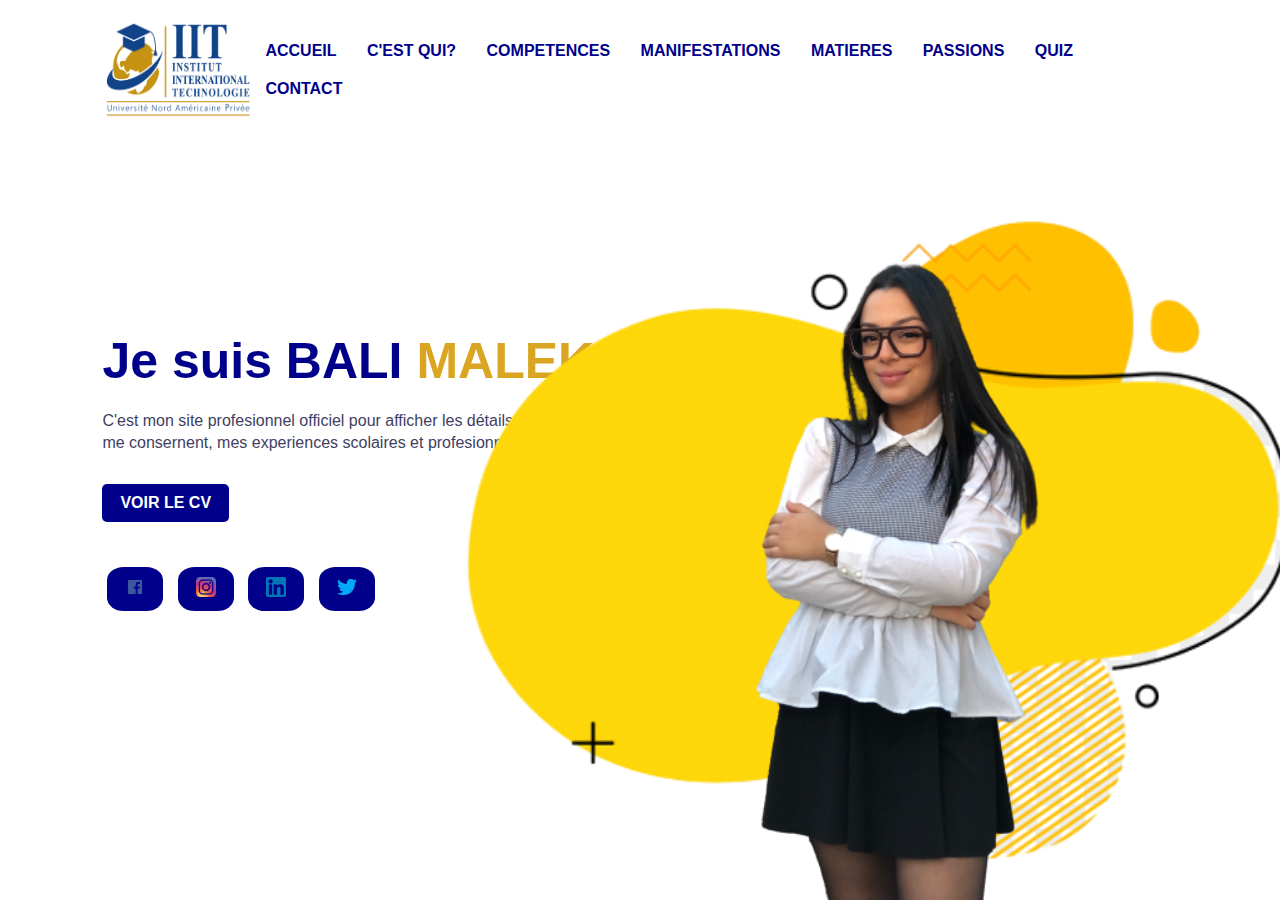
<file: index.html>
<!DOCTYPE html>
<html lang="en">
<head>
    <meta charset="UTF-8">
    <meta http-equiv="X-UA-Compatible" content="IE=edge">
    <meta name="viewport" content="width=device-width, initial-scale=1.0">
    <title>Personnal Website</title>
    <link rel="stylesheet" href="css/styles.css">
</head>
<body>
    <div class="hero">
        <nav>
            <img src="images/logoISB1-1.png" height="100" width="150" alt="">
            <ul>
                <li> <a href="index.html">ACCUEIL </a> </li>
                <li> <a href="html/C'EST QUI.html">C'EST QUI? </a> </li>
                <li> <a href="html/COMPETENCES.HTML">COMPETENCES </a> </li>
                <li> <a href="html/MANIFESTATIONS.html">MANIFESTATIONS </a> </li>
                <li> <a href="html/MATIERES.html">MATIERES </a> </li>
                <li> <a href="html/PASSIONS.html">PASSIONS </a> </li>
                <li> <a href="html/QUIZ.html">QUIZ </a> </li>
                <li> <a href="html/CONTACT.html">CONTACT</a> </li>
            </ul>
        </nav>
        <div class="detel">
            <h1> Je suis BALI <span> MALEK</span></h1>
            <p> 
                C'est mon site profesionnel officiel pour afficher les détails qui <br> me consernent, mes experiences scolaires et profesionnelles.
            </p>
        <a href="html/CV.html"> VOIR LE CV </a> <br>
        <footer>
            <nav>
                <ul>
                    <li> 
                        <a href="https://www.facebook.com/malek.bali.7"><img src="images/facebook.png" height="20" width="20"></a>
                   </li>
                   <li>
                    <a href="https://www.instagram.com/malek_bali/?hl=fr"> <img src="images/instagram.png" height="20" width="20"> </a>
                   </li>
                   <li>
                    <a href="https://www.linkedin.com/in/malek-bali-44a9871bb/"> <img src="images/linked in.png" height="20" width="20"> </a>
                   </li>
                   <li>
                    <a href=https://twitter.com/MalekBali5> <img src="images/tweeter.png" height="20" width="20"> </a>
                   </li>
                </ul>    
            </nav>
            

        </footer>

    </div>
    <div class="images">
        <img src="images/shape.png" class="shape">
        <img src="images/malek3.png" class="me">
    </div>
    
</body>
</html>
</file>
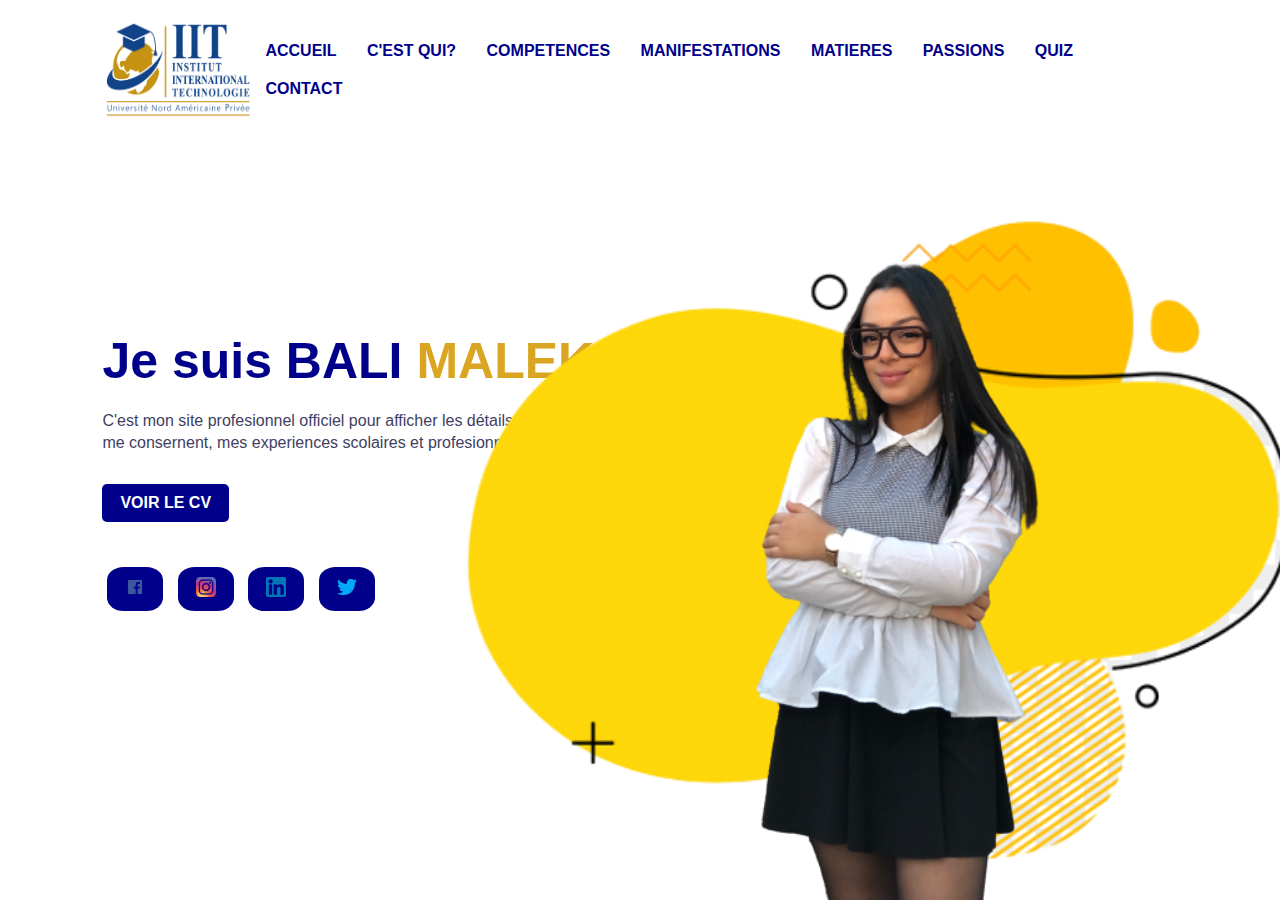
<file: html/index.html>
<!DOCTYPE html>
<html lang="en">
<head>
    <meta charset="UTF-8">
    <meta http-equiv="X-UA-Compatible" content="IE=edge">
    <meta name="viewport" content="width=device-width, initial-scale=1.0">
    <title>Personnal Website</title>
    <link rel="stylesheet" href="../css/styles.css">
</head>
<body>
    <div class="hero">
        <nav>
            <img src="../images/logoISB1-1.png" height="100" width="150" alt="">
            <ul>
                <li> <a href="index.html">ACCUEIL </a> </li>
                <li> <a href="C'EST QUI.html">C'EST QUI? </a> </li>
                <li> <a href="COMPETENCES.HTML">COMPETENCES </a> </li>
                <li> <a href="MANIFESTATIONS.html">MANIFESTATIONS </a> </li>
                <li> <a href="MATIERES.html">MATIERES </a> </li>
                <li> <a href="PASSIONS.html">PASSIONS </a> </li>
                <li> <a href="QUIZ.html">QUIZ </a> </li>
                <li> <a href="CONTACT.html">CONTACT</a> </li>
            </ul>
        </nav>
        <div class="detel">
            <h1> Je suis BALI <span> MALEK</span></h1>
            <p> 
                C'est mon site profesionnel officiel pour afficher les détails qui <br> me consernent, mes experiences scolaires et profesionnelles.
            </p>
        <a href="CV.html"> VOIR LE CV </a> <br>
        <footer>
            <nav>
                <ul>
                    <li> 
                        <a href="https://www.facebook.com/malek.bali.7"><img src="../images/facebook.png" height="20" width="20"></a>
                   </li>
                   <li>
                    <a href="https://www.instagram.com/malek_bali/?hl=fr"> <img src="../images/instagram.png" height="20" width="20"> </a>
                   </li>
                   <li>
                    <a href="https://www.linkedin.com/in/malek-bali-44a9871bb/"> <img src="../images/linked in.png" height="20" width="20"> </a>
                   </li>
                   <li>
                    <a href=https://twitter.com/MalekBali5> <img src="../images/tweeter.png" height="20" width="20"> </a>
                   </li>
                </ul>    
            </nav>
            

        </footer>

    </div>
    <div class="images">
        <img src="../images/shape.png" class="shape">
        <img src="../images/malek3.png" class="me">
    </div>
    
</body>
</html>
</file>
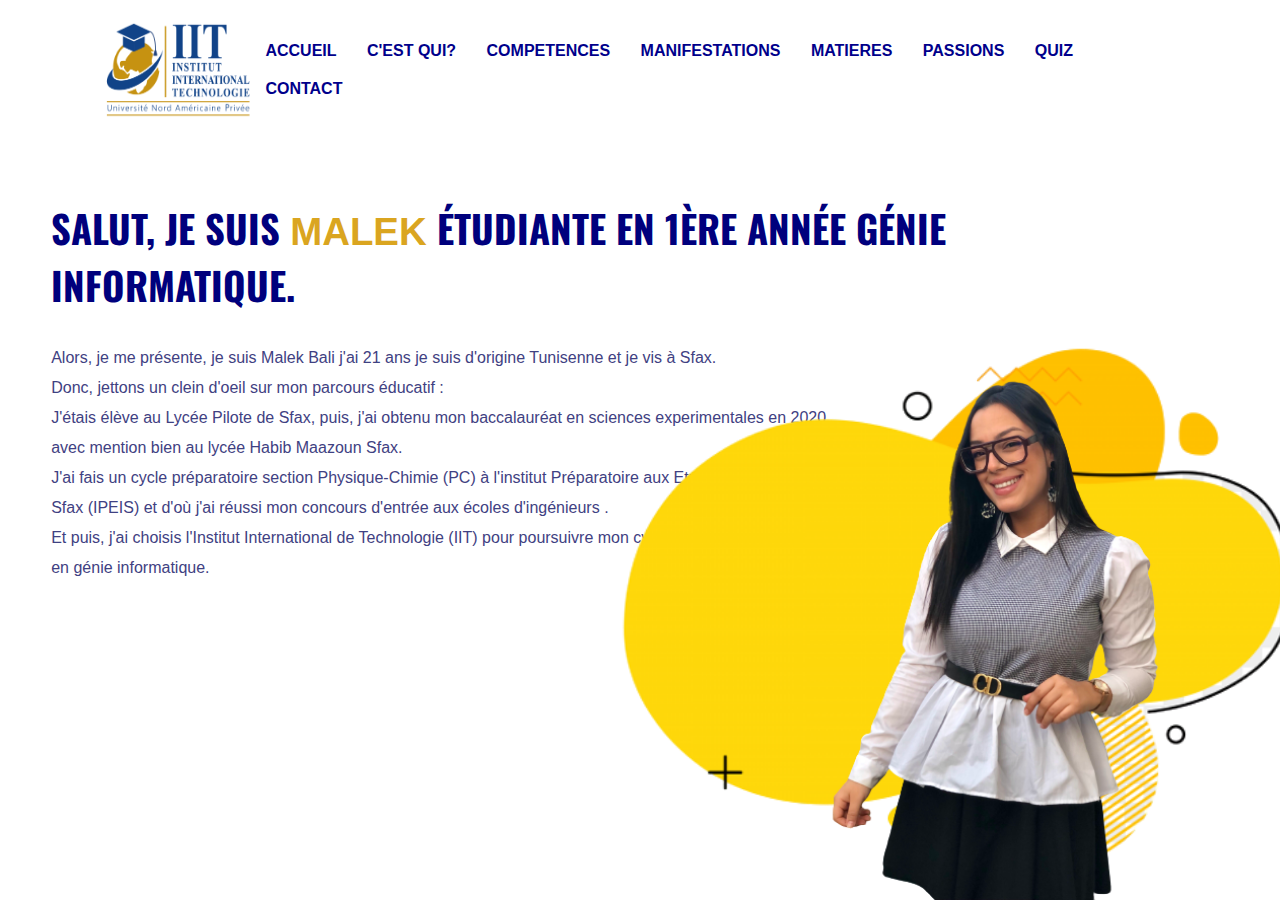
<file: html/C'EST QUI.html>
<!DOCTYPE html>
<html lang="en">
<head>
    <meta charset="UTF-8">
    <meta http-equiv="X-UA-Compatible" content="IE=edge">
    <meta name="viewport" content="width=device-width, initial-scale=1.0">
    <title>c'est qui</title>
    <link rel="stylesheet" href="../css/c'est qui.css">
</head>
<body>
    <div class="hero">
     <nav>
        <img src="../images/logoISB1-1.png" height="100" width="150" alt="">
        <ul>
            <li> <a href="../index.html">ACCUEIL </a> </li>
            <li> <a href="C'EST QUI.html">C'EST QUI? </a> </li>
            <li> <a href="COMPETENCES.HTML">COMPETENCES </a> </li>
            <li> <a href="MANIFESTATIONS.html">MANIFESTATIONS </a> </li>
            <li> <a href="MATIERES.html">MATIERES </a> </li>
            <li> <a href="PASSIONS.html">PASSIONS </a> </li>
            <li> <a href="QUIZ.html">QUIZ </a> </li>
            <li> <a href="CONTACT.html">CONTACT</a> </li>
        </ul>
     </nav>
    
     <section class="page-content">
        <header>
            <h1>
               Salut,  je suis <span>  MALEK </span>étudiante en 1ère année génie informatique.
            </h1>
            <p1> 
                Alors, je me présente, je suis Malek Bali j'ai 21 ans je suis d'origine Tunisenne et je vis à Sfax.<br> 
                Donc, jettons un clein d'oeil sur  mon parcours éducatif :<br> J'étais élève au Lycée Pilote de Sfax, puis, j'ai obtenu mon baccalauréat en sciences experimentales en 2020 <br> avec mention bien au lycée Habib Maazoun Sfax. <br>
                J'ai fais un cycle préparatoire section Physique-Chimie (PC) à l'institut Préparatoire aux Etudes d'Ingénieurs<br> Sfax (IPEIS) et d'où j'ai réussi mon concours d'entrée aux écoles d'ingénieurs . <br> Et puis, j'ai choisis l'Institut International de Technologie (IIT) pour poursuivre mon cycle d'ingénieur <br> en génie informatique.
             </p1>
        </header>
     </section>
    </div>
    <div class="images">
        <img src="../images/shape.png" class="shape">
        <img src="../images/malek4.png" class="me">
    </div>
    
</body>
</html>
</file>
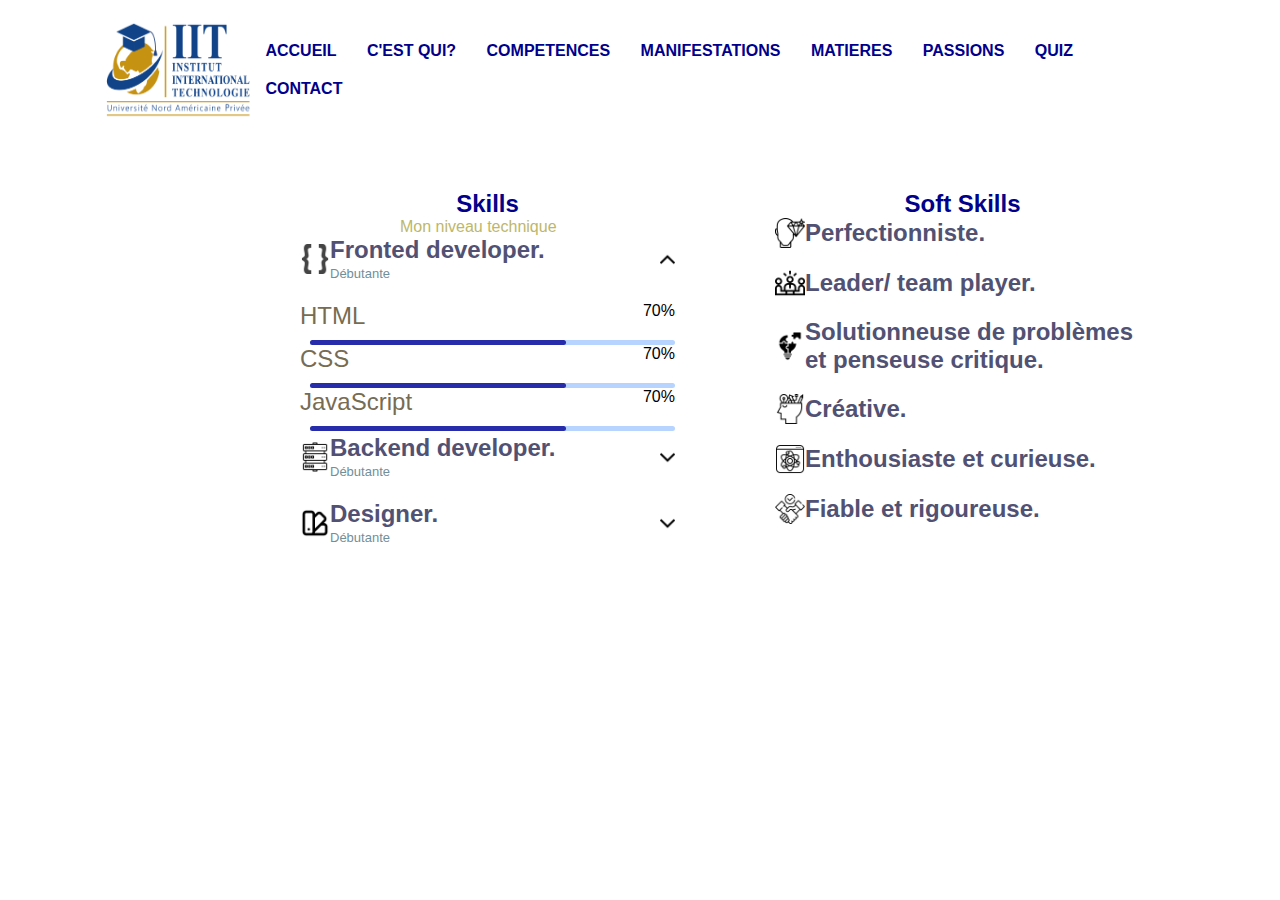
<file: html/COMPETENCES.HTML>
<!DOCTYPE html>
<html lang="en">
<head>
    <meta charset="UTF-8">
    <meta http-equiv="X-UA-Compatible" content="IE=edge">
    <meta name="viewport" content="width=device-width, initial-scale=1.0">
    <title>COMPETENCES</title>
    <link rel="stylesheet" href="https://cdnjs.cloudflare.com/ajax/libs/font-awesome/4.7.0/css/font-awesome.css" integrity="sha512-5A8nwdMOWrSz20fDsjczgUidUBR8liPYU+WymTZP1lmY9G6Oc7HlZv156XqnsgNUzTyMefFTcsFH/tnJE/+xBg==" crossorigin="anonymous" referrerpolicy="no-referrer" />
    <link rel="stylesheet" href="../css/COMPETENCES.CSS">

   

</head>
<body>
    <div class="hero">
        <nav>
            <img src="../images/logoISB1-1.png" height="100" width="150" alt="">
            <ul>
                <li> <a href="../index.html">ACCUEIL </a> </li>
                <li> <a href="C'EST QUI.html">C'EST QUI? </a> </li>
                <li> <a href="COMPETENCES.HTML">COMPETENCES </a> </li>
                <li> <a href="MANIFESTATIONS.html">MANIFESTATIONS </a> </li>
                <li> <a href="MATIERES.html">MATIERES </a> </li>
                <li> <a href="PASSIONS.html">PASSIONS </a> </li>
                <li> <a href="QUIZ.html">QUIZ </a> </li>
                <li> <a href="CONTACT.html">CONTACT</a> </li>
            </ul>
        </nav>
        <section class="skills section" id="skills">
            <ul>
                <li>
                    <h2 class="section__title">Skills</h2>
                    <span class="section__subtitle"> Mon niveau technique</span>
                    <div class="skills__container container grid">
                        <div>
                            <div class="skills_content skills__open">
                                <div class="skills_header">
                                    <img class="skills__icon" src="../images/bracket curly.png" height="30" weight="30">
        
                                    <div>
                                        <h1 class="skills_title">Fronted developer.</h1>
                                        <span class="skills_subtitle">Débutante</span> 
                                    </div>
                                    <img class="skills__arrow" src="../images/angle_down.png"height="15" weight="15">
                                </div>
                                <div class="skills__list grid">
                                   <div class="skills__data">
                                     <div class="skills__title">
                                        <h3 class="skills__name">HTML</h3>
                                        <span class="skills__number">70%</span>
                                     </div>
                                     <div class="skills__bar">
                                        <span class="skills__percentage skills__html"></span>
                                     </div>
                                    </div> 
                                    <div class="skills__data">
                                        <div class="skills__title">
                                           <h3 class="skills__name">CSS</h3>
                                           <span class="skills__number">70%</span>
                                        </div>
                                        <div class="skills__bar">
                                           <span class="skills__percentage skills__css"></span>
                                        </div>
                                    </div> 
                                    <div class="skills__data">
                                        <div class="skills__title">
                                           <h3 class="skills__name">JavaScript</h3>
                                           <span class="skills__number">70%</span>
                                        </div>
                                        <div class="skills__bar">
                                           <span class="skills__percentage skills__js"></span>
                                        </div>
                                    </div> 
        
                                </div>
                            </div>
        
                            <div class="skills_content skills__close">
                                <div class="skills_header">
                                    <img class="skills__icon" src="../images/server.png" height="30" weight="30">
        
                                    <div>
                                        <h1 class="skills_title"> Backend developer.</h1>
                                        <span class="skills_subtitle">Débutante</span> 
                                    </div>
                                    <img class=" skills__arrow" src="../images/angle_down.png"height="15" weight="15">
                                </div>
                                <div class="skills__list grid">
                                   <div class="skills__data">
                                     <div class="skills__title">
                                        <h3 class="skills__name">PYTHON</h3>
                                        <span class="skills__number">80%</span>
                                     </div>
                                     <div class="skills__bar">
                                        <span class="skills__percentage skills__python"></span>
                                     </div>
                                    </div> 
                                    <div class="skills__data">
                                        <div class="skills__title">
                                           <h3 class="skills__name">#C</h3>
                                           <span class="skills__number">80%</span>
                                        </div>
                                        <div class="skills__bar">
                                           <span class="skills__percentage skills__c"></span>
                                        </div>
                                    </div> 
                                    <div class="skills__data">
                                        <div class="skills__title">
                                           <h3 class="skills__name">MySQL</h3>
                                           <span class="skills__number">70%</span>
                                        </div>
                                        <div class="skills__bar">
                                           <span class="skills__percentage skills__sql"></span>
                                        </div>
                                    </div> 
        
                                </div>
                            </div>
        
                            <div class="skills_content skills__close">
                                <div class="skills_header">
                                    <img class="skills__icon" src="../images/swatchbook.png" height="30" weight="30">
        
                                    <div>
                                        <h1 class="skills_title">Designer.</h1>
                                        <span class="skills_subtitle">Débutante</span> 
                                    </div>
                                    <img class=" skills__arrow" src="../images/angle_down.png"height="15" weight="15">
                                </div>
                                <div class="skills__list grid">
                                   <div class="skills__data">
                                     <div class="skills__title">
                                        <h3 class="skills__name">Lightroom</h3>
                                        <span class="skills__number">70%</span>
                                     </div>
                                     <div class="skills__bar">
                                        <span class="skills__percentage skills__lightroom"></span>
                                     </div>
                                    </div> 
                                    <div class="skills__data">
                                        <div class="skills__title">
                                           <h3 class="skills__name">Photoshop</h3>
                                           <span class="skills__number">20%</span>
                                        </div>
                                        <div class="skills__bar">
                                           <span class="skills__percentage skills__photoshop"></span>
                                        </div>
                                    </div> 
                                    <div class="skills__data">
                                        <div class="skills__title">
                                           <h3 class="skills__name">Sketch</h3>
                                           <span class="skills__number">20%</span>
                                        </div>
                                        <div class="skills__bar">
                                           <span class="skills__percentage skills__sketch"></span>
                                        </div>
                                    </div> 
        
                                </div>
                            </div>
        
                        </div>
                    </div>
                </li>
                <li>
                    <h2 class="section__title"> Soft Skills</h2>
                    
                    <div class="skills__container container grid">
                        <div>
                            <div class="skills_content skills__open">
                                <div class="skills_header">
                                    <img class="skills__icon" src="../images/perfectionniste.png" height="30" weight="30">
        
                                    <div>
                                        <h1 class="skills_title">Perfectionniste.</h1>
                                    
                                    </div>
                                </div>
                            </div>
        
                            <div class="skills_content skills__close">
                                <div class="skills_header">
                                    <img class="skills__icon" src="../images/teamwork.png" height="30" weight="30">
        
                                    <div>
                                        <h1 class="skills_title"> Leader/ team player.</h1>
                                    </div>
                                </div>
                            </div>
        
                            <div class="skills_content skills__close">
                                <div class="skills_header">
                                    <img class="skills__icon" src="../images/solution.png" height="30" weight="30">
        
                                    <div>
                                        <h1 class="skills_title">Solutionneuse de problèmes et penseuse critique.</h1>
                                    </div>
                                </div>
                            </div>

                            <div class="skills_content skills__close">
                                <div class="skills_header">
                                    <img class="skills__icon" src="../images/créative.png" height="30" weight="30">
        
                                    <div>
                                        <h1 class="skills_title">Créative.</h1>
                                    </div>
                                </div>
                            </div>
                            <div class="skills_content skills__close">
                                <div class="skills_header">
                                    <img class="skills__icon" src="../images/dynamique.png" height="30" weight="30">
        
                                    <div>
                                        <h1 class="skills_title"> Enthousiaste et curieuse.</h1>
                                    </div>
                                </div>
                            </div>
                            <div class="skills_content skills__close">
                                <div class="skills_header">
                                    <img class="skills__icon" src="../images/fiabilité.png" height="30" weight="30">
        
                                    <div>
                                        <h1 class="skills_title">Fiable et rigoureuse.</h1>
                                    </div>
                                </div>
                            </div>


                        </div>
                    </div>

                </li>
            </ul>
        </section>
        
    </div>
    
    



</body>
<script type="text/javascript" src="../base.js"></script>

</html>
</file>
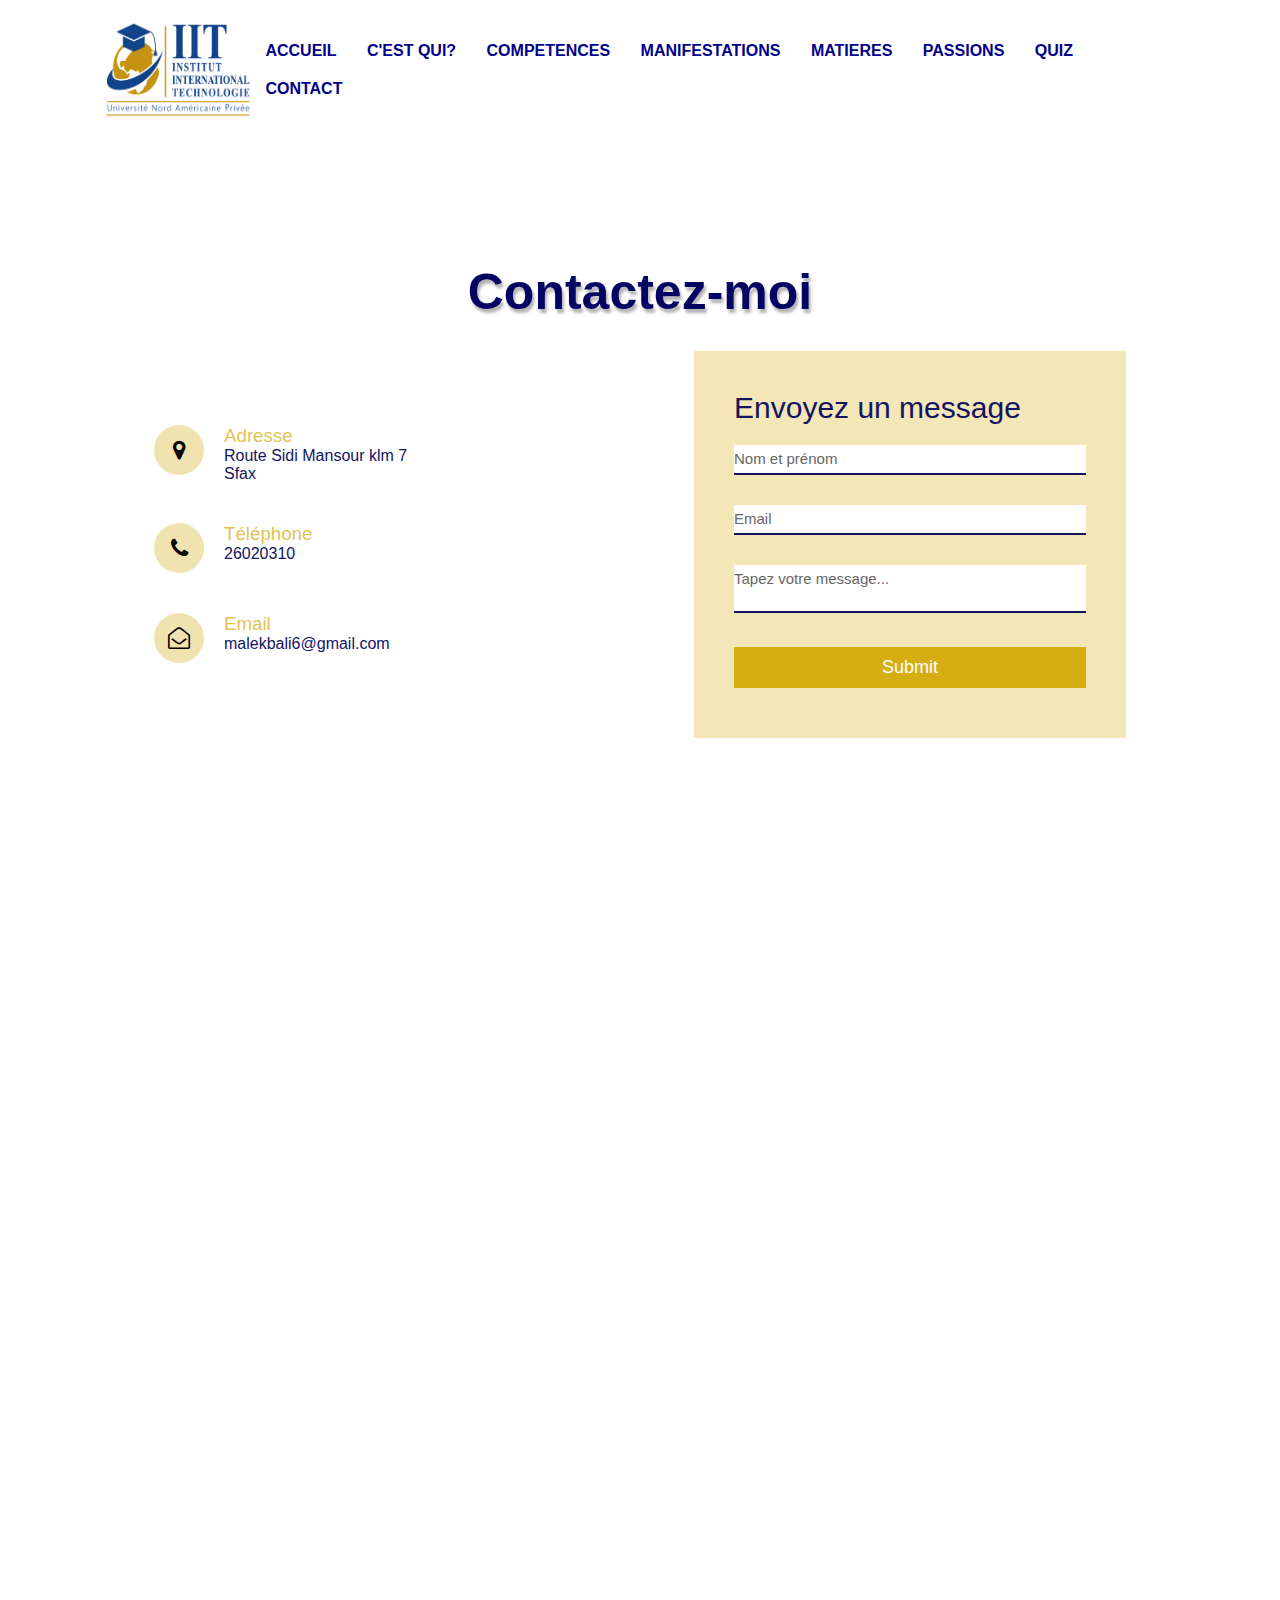
<file: html/CONTACT.html>
<!DOCTYPE html>
<html lang="en">
<head>
    <meta charset="UTF-8">
    <meta http-equiv="X-UA-Compatible" content="IE=edge">
    <meta name="viewport" content="width=device-width, initial-scale=1.0">
    <title>CONTACT</title>
    <link rel="stylesheet" href="https://cdnjs.cloudflare.com/ajax/libs/font-awesome/4.7.0/css/font-awesome.css" integrity="sha512-5A8nwdMOWrSz20fDsjczgUidUBR8liPYU+WymTZP1lmY9G6Oc7HlZv156XqnsgNUzTyMefFTcsFH/tnJE/+xBg==" crossorigin="anonymous" referrerpolicy="no-referrer" />   
    <link rel="stylesheet" href="../css/contact.css">
</head>
<body>
    <div class="hero">
        <nav>
            <img src="../images/logoISB1-1.png" height="100" width="150" alt="">
            <ul>
                <li> <a href="../index.html">ACCUEIL </a> </li>
                <li> <a href="C'EST QUI.html">C'EST QUI? </a> </li>
                <li> <a href="COMPETENCES.HTML">COMPETENCES </a> </li>
                <li> <a href="MANIFESTATIONS.html">MANIFESTATIONS </a> </li>
                <li> <a href="MATIERES.html">MATIERES </a> </li>
                <li> <a href="PASSIONS.html">PASSIONS </a> </li>
                <li> <a href="QUIZ.html">QUIZ </a> </li>
                <li> <a href="CONTACT.html">CONTACT</a> </li>
            </ul>
        </nav>
        <section class="contact">
            <div class="content">
                <h2> Contactez-moi</h2>
            </div>
            <div class="container">
                <div class="contactInfo">
                    <div class="box">
                        <div class="icon"><i class="fa fa-map-marker" aria-hidden="true"></i>
                        </div>
                        <div class="text">
                            <h3> Adresse</h3>
                            <p>Route Sidi Mansour klm 7 <br> Sfax </p>
                        </div>
                    </div>
                    <div class="box">
                        <div class="icon"><i class="fa fa-phone" aria-hidden="tue"></i>
                        </div>
                        <div class="text">
                            <h3> Téléphone</h3>
                            <p>26020310 </p>
                        </div>
                    </div>
                    <div class="box">
                        <div class="icon"><i class="fa fa-envelope-open-o" aria-hidden="true"></i>
                        </div>
                        <div class="text">
                            <h3> Email</h3>
                            <p> malekbali6@gmail.com</p>
                        </div>
                    </div>
                </div>
                <div class="contactForm">
                    <form>
                        <h2> Envoyez un message</h2>
                        <div class="inputBox">
                            <input type="text" name="" required="required">
                            <span> Nom et prénom</span>
                        </div>
                        <div class="inputBox">
                            <input type="text" name="" required="required">
                            <span> Email</span>
                        </div>
                        <div class="inputBox">
                            <textarea required="required"></textarea>
                            <span> Tapez votre message... </span>
                        </div>
                        <div class="inputBox">
                            <input type="submit" name="" required="Envoyer">
                        </div>
                    </form>
                </div>
            </div>
        </section>
    </div>
    
 </body>
</html>
</file>
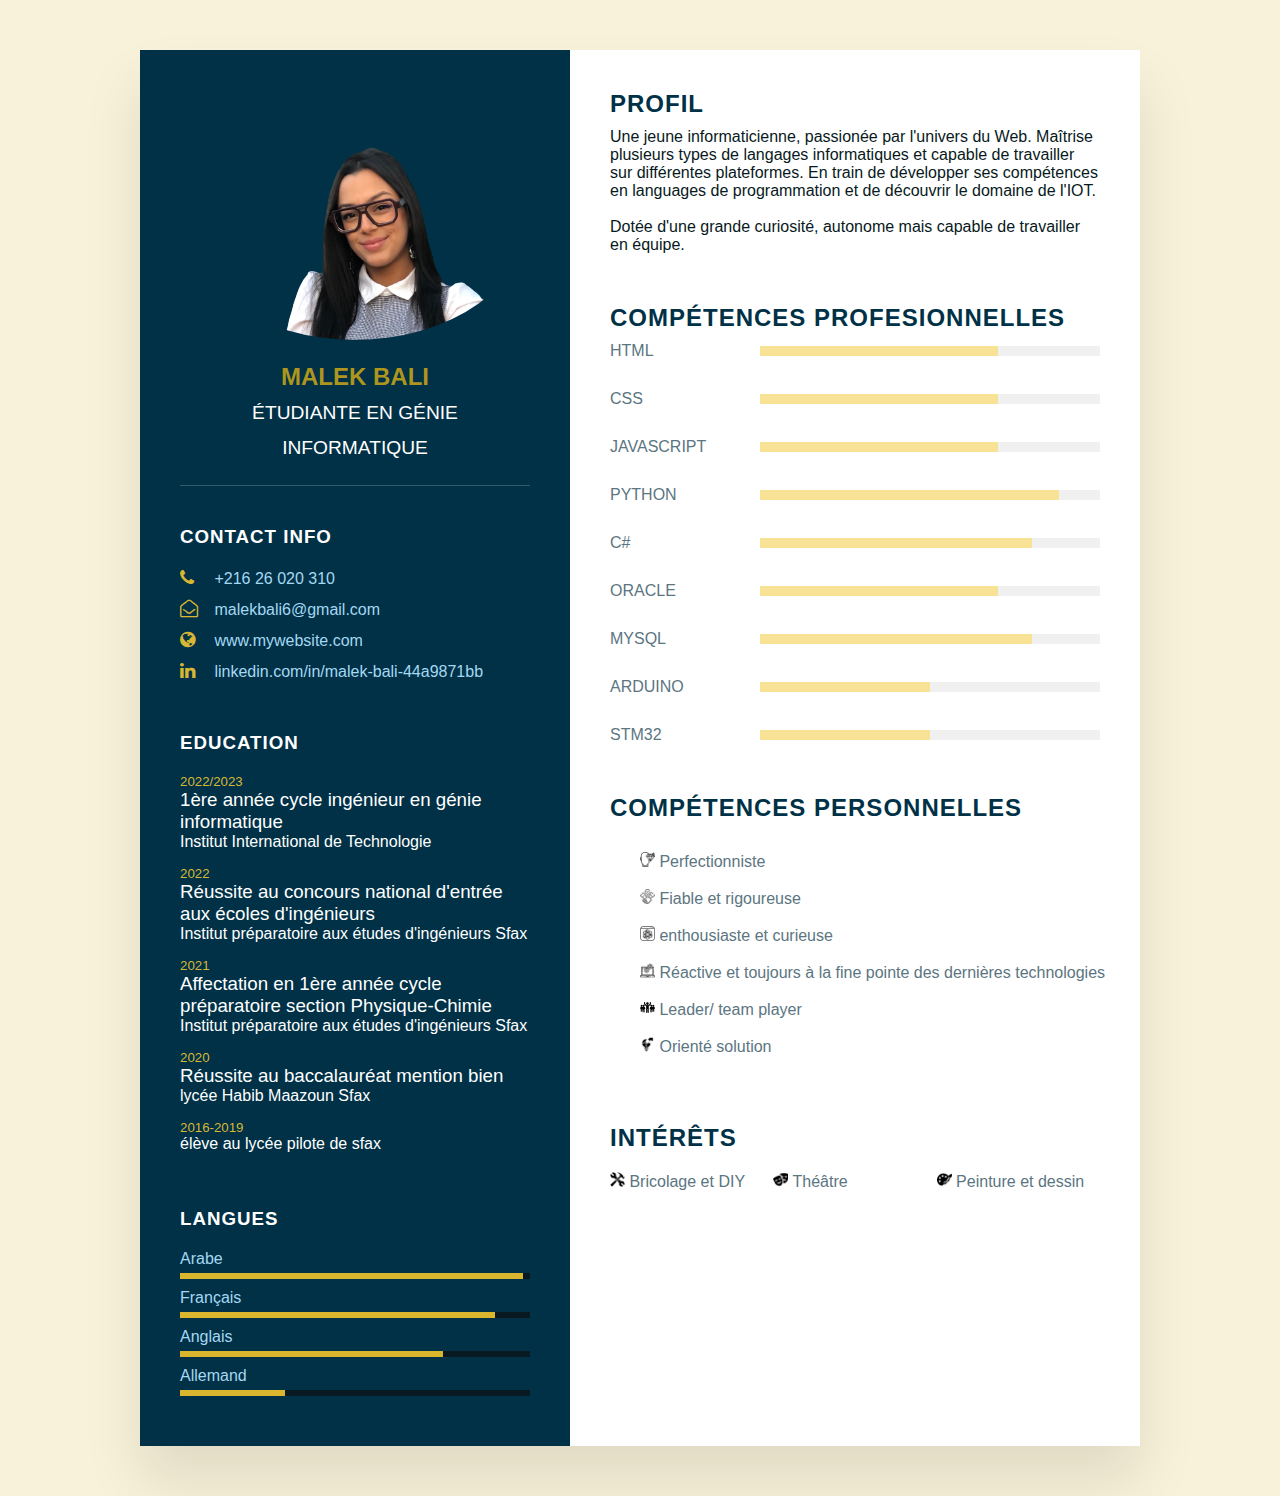
<file: html/CV.html>
<!DOCTYPE html>
<html lang="en">
<head>
    <meta charset="UTF-8">
    <meta http-equiv="X-UA-Compatible" content="IE=edge">
    <meta name="viewport" content="width=device-width, initial-scale=1.0">
    <title>cv</title>
    <link rel="stylesheet" href="https://cdnjs.cloudflare.com/ajax/libs/font-awesome/4.7.0/css/font-awesome.css" integrity="sha512-5A8nwdMOWrSz20fDsjczgUidUBR8liPYU+WymTZP1lmY9G6Oc7HlZv156XqnsgNUzTyMefFTcsFH/tnJE/+xBg==" crossorigin="anonymous" referrerpolicy="no-referrer" />
    <link rel="stylesheet" href="../css/cv.css">
</head>
<body>
    <div class="context">
        <div class="left_side">
            <div class="profiletext">
                <div class="imgBx">
                    <img src="../images/malek1 (1).png">
                 </div>
                 <h2>Malek Bali <br> <span> étudiante en génie informatique</span></h2> 
            </div>
            <div class="contactinfo">
                <h3 class="title"> Contact info</h3>
                <ul>
                    <li>
                        <span class="icon"><i class="fa fa-phone" aria-hidden="true"></i>
                        </span>
                        <span class="text">+216 26 020 310</span>
                    </li>
                    <li>
                        <span class="icon"><i class="fa fa-envelope-open-o" aria-hidden="true"></i> </span>
                        <span class="text">malekbali6@gmail.com</span>
                    </li>
                    <li>
                        <span class="icon"><i class="fa fa-globe" aria-hidden="true"></i></span>
                        <span class="text">www.mywebsite.com</span>
                    </li>
                    <li>
                        <span class="icon"> <i class="fa fa-linkedin" aria-hidden="true"></i></span>
                        <span class="text">linkedin.com/in/malek-bali-44a9871bb</span>
                    </li>  
                </ul>
            </div>



            <div class="contactinfo education">
                <h3 class="title"> Education</h3>
                <ul>
                    <li>
                        <h5> 2022/2023 </h5>
                        <h3> 1ère année cycle ingénieur en génie informatique</h3>
                        <h4> Institut International de Technologie</h4>
                    </li> 
                    <li>
                        <h5> 2022 </h5>
                        <h3> Réussite au concours national d'entrée aux écoles d'ingénieurs</h3>
                        <h4> Institut préparatoire aux études d'ingénieurs Sfax</h4>
                    </li> 
                    <li>
                        <h5> 2021 </h5>
                        <h3> Affectation en 1ère année cycle préparatoire section Physique-Chimie</h3>
                        <h4> Institut préparatoire aux études d'ingénieurs Sfax</h4>
                    </li> 
                    <li>
                        <h5> 2020 </h5>
                        <h3> Réussite au baccalauréat mention bien</h3>
                        <h4> lycée Habib Maazoun Sfax</h4>
                    </li>  
                    <li>
                        <h5> 2016-2019 </h5>
                        <h4> élève au lycée pilote de sfax</h4>
                    </li>  
                </ul>
            </div>
            <div class="contactinfo langue">
                <h3 class="title"> Langues</h3>
                <ul>
                    <li>
                        <span class="text"> Arabe</span>
                        <span class="pourcent">
                            <div style="width: 98%;"></div>
                        </span>
                        
                    </li>
                    <li>
                        <span class="text"> Français</span>
                        <span class="pourcent">
                            <div style="width: 90%;"></div>
                        </span>
                    </li>
                    <li>
                        <span class="text"> Anglais</span>
                        <span class="pourcent">
                            <div style="width: 75%;"></div>
                        </span>
                    </li>
                    <li>
                        <span class="text"> Allemand </span>
                        <span class="pourcent">
                            <div style="width: 30%;"></div>
                        </span>
                    </li>
                </ul>
            </div>
        </div>

        <div class="right_side">
            <div class="about">
                <h2 class="titre2">Profil</h2>
                <p>Une jeune informaticienne, passionée par l'univers du Web. Maîtrise plusieurs types de langages informatiques et capable de travailler sur différentes plateformes. En train de développer ses compétences en languages de programmation et de découvrir le domaine de l'IOT. <br> <br> Dotée d'une grande curiosité, autonome mais capable de travailler en équipe.</p>
            </div>
            <div class="about skills">
                <h2 class="titre2">Compétences profesionnelles</h2>
                <div class="box">
                    <h4>Html</h4>
                    <div class="pourcent">
                        <div style="width: 70%;"></div>
                    </div>
                </div>
                <div class="box">
                    <h4>css</h4>
                    <div class="pourcent">
                        <div style="width: 70%;"></div>
                    </div>
                </div>
                <div class="box">
                    <h4>Javascript</h4>
                    <div class="pourcent">
                        <div style="width: 70%;"></div>
                    </div>
                </div>
                <div class="box">
                    <h4>Python</h4>
                    <div class="pourcent">
                        <div style="width: 88%;"></div>
                    </div>
                </div>
                <div class="box">
                    <h4>C#</h4>
                    <div class="pourcent">
                        <div style="width: 80%;"></div>
                    </div>
                </div>
                <div class="box">
                    <h4>Oracle</h4>
                    <div class="pourcent">
                        <div style="width: 70%;"></div>
                    </div>
                </div>
                <div class="box">
                    <h4>MySQL</h4>
                    <div class="pourcent">
                        <div style="width: 80%;"></div>
                    </div>
                </div>
                <div class="box">
                    <h4>ARDUINO</h4>
                    <div class="pourcent">
                        <div style="width: 50%;"></div>
                    </div>
                </div>
                <div class="box">
                    <h4>STM32</h4>
                    <div class="pourcent">
                        <div style="width: 50%;"></div>
                    </div>
                </div>
            </div>
            <div class="about soft_skills ">
                <h2 class="titre2">Compétences personnelles</h2>
                <ul>
                    <li><img src="../images/perfectionniste.png"height="15" weight="15">  Perfectionniste <br> <br> </li>
                    <li><img src="../images/fiabilité.png" height="15" weight="15">   Fiable et rigoureuse<br> <br></li>
                    <li><img src="../images/dynamique.png" height="15" weight="15">   enthousiaste et curieuse<br> <br> </li>
                    <li><img src="../images/technologies.png" height="15" weight="15">    Réactive et toujours à la fine pointe des dernières technologies<br> <br> </li>
                    <li><img src="../images/leader.png" height="15" weight="15">    Leader/ team player <br> <br></li>
                    <li><img src="../images/solution.png" height="15" weight="15">   Orienté solution <br> <br></li>

                </ul>
            </div>
            <div class="about interest ">
                <h2 class="titre2">Intérêts</h2>
                <ul>
                    <li><img src="../images/diy.png" height="15" weight="15">    Bricolage et DIY </li>
                    <li><img src="../images/théatre.png"height="15" weight="15">    Théâtre</li>
                    <li> <img src="../images/peinture.png"height="15" weight="15">    Peinture et dessin  </li>
                </ul>
            </div>
        </div>
    </div>
    
</body>
</html>
</file>
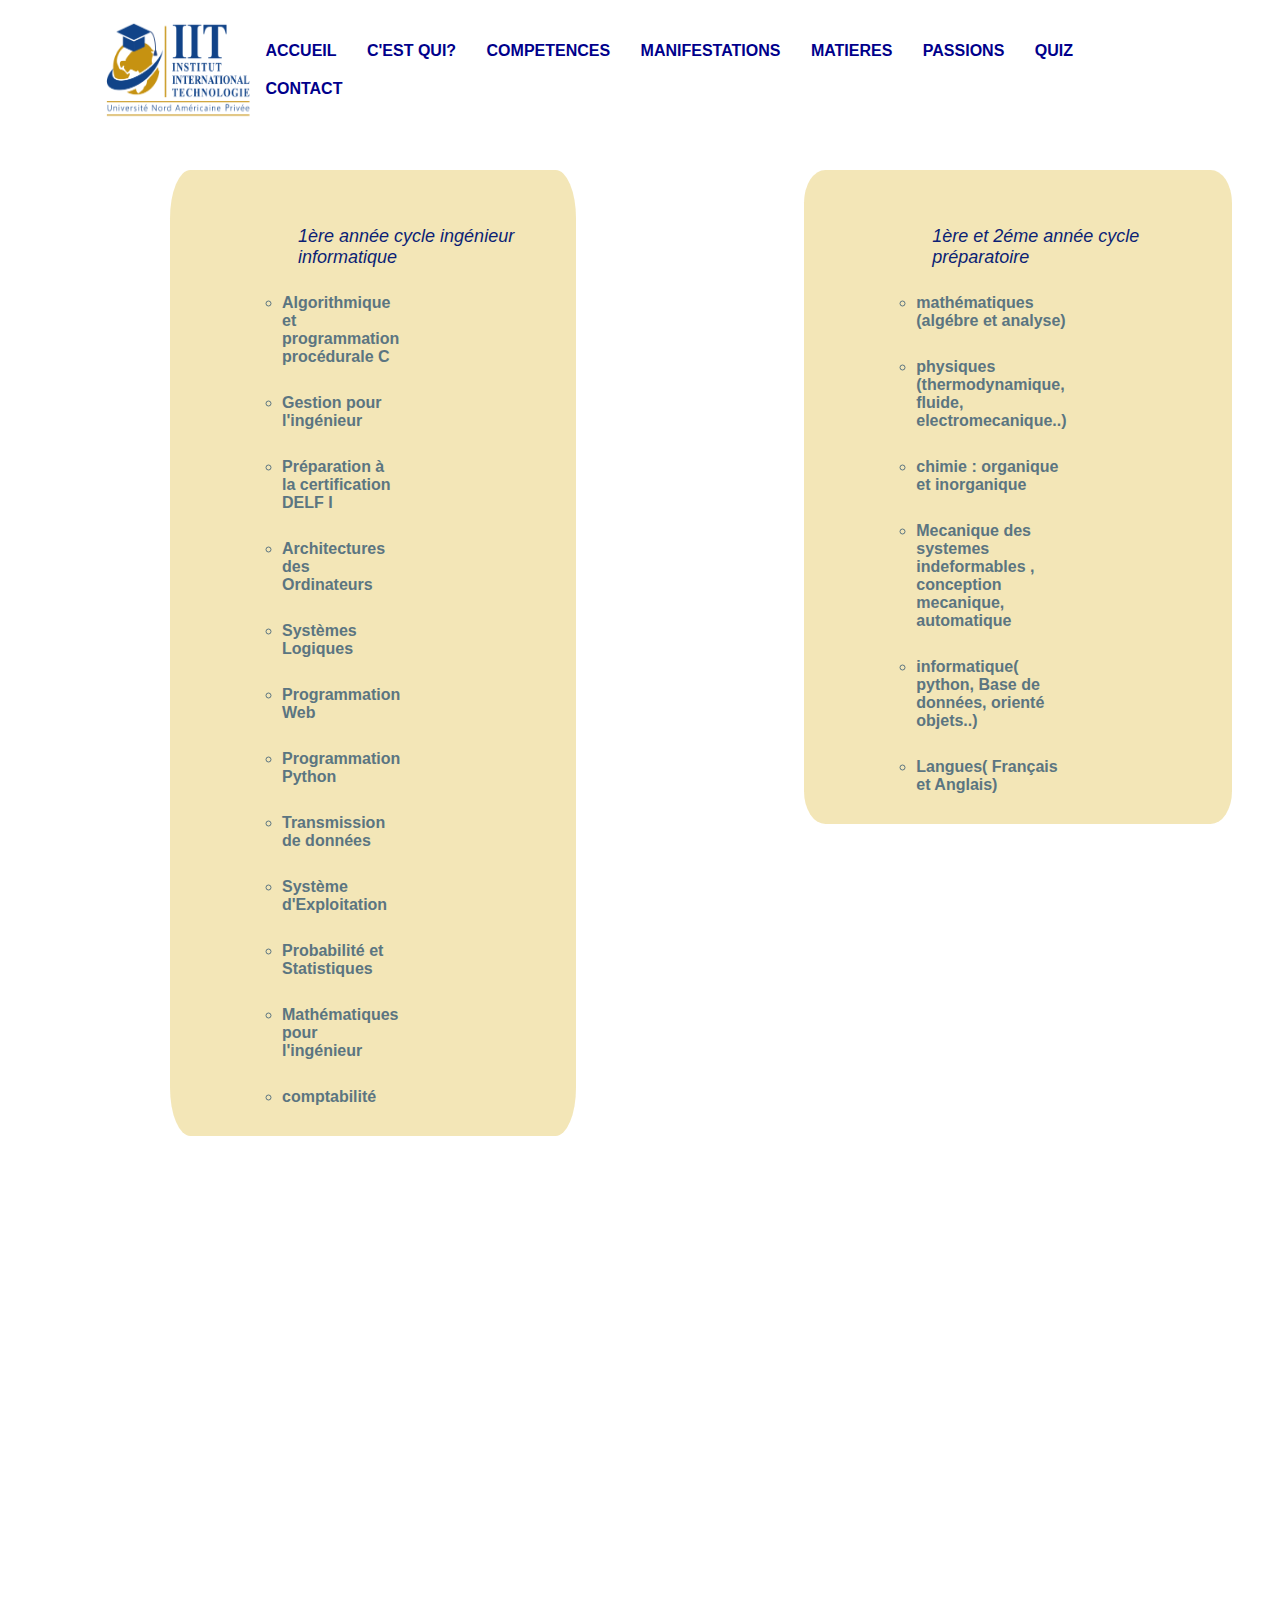
<file: html/MATIERES.html>
<!DOCTYPE html>
<html lang="en">
<head>
    <meta charset="UTF-8">
    <meta http-equiv="X-UA-Compatible" content="IE=edge">
    <meta name="viewport" content="width=device-width, initial-scale=1.0">
    <title>MATIERES</title>
    <link rel="stylesheet" href="../css/matieres.css">
</head>
<body>
    <div class="hero">
        <nav>
            <img src="../images/logoISB1-1.png" height="100" width="150" alt="">
            <ul>
                <li> <a href="../index.html">ACCUEIL </a> </li>
                <li> <a href="C'EST QUI.html">C'EST QUI? </a> </li>
                <li> <a href="COMPETENCES.HTML">COMPETENCES </a> </li>
                <li> <a href="MANIFESTATIONS.html">MANIFESTATIONS </a> </li>
                <li> <a href="MATIERES.html">MATIERES </a> </li>
                <li> <a href="PASSIONS.html">PASSIONS </a> </li>
                <li> <a href="QUIZ.html">QUIZ </a> </li>
                <li> <a href="CONTACT.html">CONTACT</a> </li>
            </ul>
        </nav>
        <div class="matieres__container container grid">
            <ul>
                <li>
                    <div class="matieres__content">
                        <div>
                           <h3 class="matieres__title">1ère année cycle ingénieur informatique</h3>
                        </div>
    
                        <div class="matieres__modal">
                            <div class="matieres__modal-content">
                                <ul class="matieres__modal-matieres grid" class="matieres__modal-close">
                                    <li class="matieres__modal-matieres">
                                        <p> Algorithmique et programmation procédurale C</p>
                                    </li>
                                    <li class="matieres__modal-passion">
                                        <p> Gestion pour l'ingénieur</p>
                                    </li>
                                    <li class="matieres__modal-passion">
                                        <p>Préparation à la certification DELF I</p>
                                    </li>
                                    <li class="matieres__modal-passion">
                                        <p> Architectures des Ordinateurs</p>
                                        <li class="matieres__modal-passion">
                                            <p> Systèmes Logiques</p>
                                        </li>
                                        <li class="matieres__modal-passion">
                                            <p> Programmation Web</p>
                                        </li>
                                        <li class="matieres__modal-passion">
                                            <p> Programmation Python </p>
                                        </li>
                                        <li class="matieres__modal-passion">
                                            <p> Transmission de données</p>
                                        </li>
                                        <li class="matieres__modal-passion">
                                            <p> Système d'Exploitation </p>
                                        </li>
                                        <li class="matieres__modal-passion">
                                            <p> Probabilité et Statistiques </p>
                                        </li>
                                        <li class="matieres__modal-passion">
                                            <p> Mathématiques pour l'ingénieur</p>
                                        </li>
                                        <li class="matieres__modal-passion">
                                            <p> comptabilité</p>
                                        </li>
                                    </li>
                                </ul>
                            </div>
                        </div>
                        
                    </div>
                </li>
                <li>
                    <div class="matieres__content">
                        <div>
                           <h3 class="matieres__title">1ère et 2éme année cycle préparatoire </h3>
                        </div>
    
                        <div class="matieres__modal">
                            <div class="matieres__modal-content">
                                <ul class="matieres__modal-matieres grid" class="matieres__modal-close">
                                    <li class="matieres__modal-matieres">
                                        <p> mathématiques (algébre et analyse)</p>
                                    </li>
                                    <li class="matieres__modal-passion">
                                        <p> physiques (thermodynamique, fluide, electromecanique..)</p>
                                    </li>
                                    <li class="matieres__modal-passion">
                                        <p> chimie : organique et inorganique</p>
                                    </li>
                                    <li class="matieres__modal-passion">
                                        <p> Mecanique des systemes indeformables , conception mecanique, automatique</p>
                                        <li class="matieres__modal-passion">
                                            <p> informatique( python, Base de données, orienté objets..) </p>
                                        </li>
                                        <li class="matieres__modal-passion">
                                            <p> Langues( Français et Anglais) </p>
                                        </li>
                                    </li>
                                </ul>
                            </div>
                        </div>
                        
                    </div>
                </li>
                

            </ul>
        
            

        </div>

    </section>
</div>
        

    </div>
    
</body>
</html>
</file>
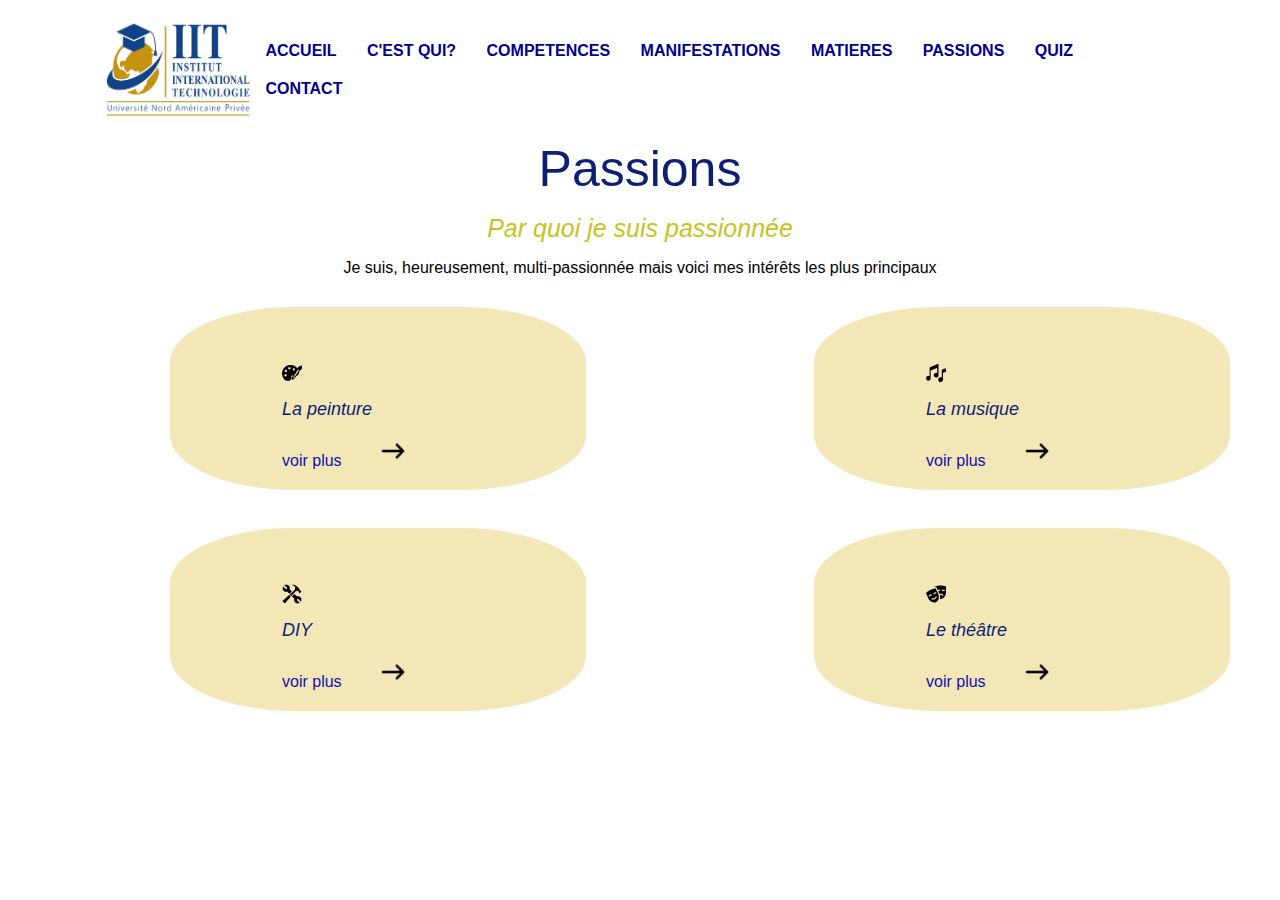
<file: html/PASSIONS.html>
<!DOCTYPE html>
<html lang="en">
<head>
    <meta charset="UTF-8">
    <meta http-equiv="X-UA-Compatible" content="IE=edge">
    <meta name="viewport" content="width=device-width, initial-scale=1.0">
    <title>PASSIONS</title>
    <link rel="stylesheet" href="https://cdnjs.cloudflare.com/ajax/libs/font-awesome/4.7.0/css/font-awesome.css" integrity="sha512-5A8nwdMOWrSz20fDsjczgUidUBR8liPYU+WymTZP1lmY9G6Oc7HlZv156XqnsgNUzTyMefFTcsFH/tnJE/+xBg==" crossorigin="anonymous" referrerpolicy="no-referrer" />
    <link rel="stylesheet" href="../css/passions.css">
</head>
<body>
    <div class="hero">
        <nav>
            <img src="../images/logoISB1-1.png" height="100" width="150" alt="">
            <ul>
                <li> <a href="../index.html">ACCUEIL </a> </li>
                <li> <a href="C'EST QUI.html">C'EST QUI? </a> </li>
                <li> <a href="COMPETENCES.HTML">COMPETENCES </a> </li>
                <li> <a href="MANIFESTATIONS.html">MANIFESTATIONS </a> </li>
                <li> <a href="MATIERES.html">MATIERES </a> </li>
                <li> <a href="PASSIONS.html">PASSIONS </a> </li>
                <li> <a href="QUIZ.html">QUIZ </a> </li>
                <li> <a href="CONTACT.html">CONTACT</a> </li>
            </ul>
        </nav>
        <section class="passions section" id="passions">
            <h2 class="passions__titles"> <center>Passions</center> </h2>
            <span class="passions__subtitle"><center>Par quoi je suis passionnée</center></span> 
            <p class="sub_p" ><center> Je suis, heureusement, multi-passionnée mais voici mes intérêts les plus principaux </center></p>
            <div class="passions__container container grid">
                <ul>
                    <li>
                        <div class="passions__content">
                            <div>
                                <img src="../images/peinture.png" class="passions__icon" height="20" width="20">
                                <h3 class="passions__title">La peinture</h3>
                            </div>
                            <span class="button button--flex button--small button--link passions__button">
                                voir plus
                                <img src="../images/arrow icon.png" class="button__icon" height="30" width="30">
                            </span>
        
                            <div class="passions__modal">
                                <div class="passions__modal-content">
                                    <h4 class="passions__modal-title"> La peinture </h4>
                                    <img src="../images/times icon.png" height="30" width="30" >
                                    <ul class="passions__modal-passions grid" class="passions__modal-close">
                                        <li class="passions__modal-passion">
                                            <img src="../images/check icon.png"class= "passions__modal-icon" height="20" width="20">
                                            <p> je crée des tableaux en peinture</p>
                                        </li>
                                        <li class="passions__modal-passion">
                                            <img src="../images/check icon.png"class= "passions__modal-icon" height="20" width="20">
                                            <p> je peins les murs</p>
                                        </li>
                                        <li class="passions__modal-passion">
                                            <img src="../images/check icon.png"class= "passions__modal-icon" height="20" width="20">
                                            <p> je peins les éléments décoratifs</p>
                                        </li>
                                    </ul>
                                </div>
                            </div>
                            
                        </div>
                    </li>
                    <li>
                        <div class="passions__content">
                            <div>
                                <img src="../images/music icon.png" class="passions__icon" height="20" width="20">
                                <h3 class="passions__title">La musique</h3>
                            </div>
                            <span class="button button--flex button--small button--link passions__button">
                                voir plus
                                <img src="../images/arrow icon.png" class="button__icon" height="30" width="30">
                            </span>
        
                            <div class="passions__modal">
                                <div class="passions__modal-content">
                                    <h4 class="passions__modal-title"> La musique </h4>
                                    <img src="../images/times icon.png" height="30" width="30" >
                                    <ul class="passions__modal-passions grid" class="passions__modal-close">
                                        <li class="passions__modal-passion">
                                            <img src="../images/check icon.png"class= "passions__modal-icon" height="20" width="20">
                                            <p> je joue à l'orgue</p>
                                        </li>
                                        <li class="passions__modal-passion">
                                            <img src="../images/check icon.png"class= "passions__modal-icon" height="20" width="20">
                                            <p> je joue à la guitare</p>
                                        </li>
                                        <li class="passions__modal-passion">
                                            <img src="../images/check icon.png"class= "passions__modal-icon" height="20" width="20">
                                            <p> je chante</p>
                                        </li>
                                    </ul>
                                </div>
                            </div>
                            
                        </div>
                    </li>
                    <li>
                        <div class="passions__content">
                            <div>
                                <img src="../images/diy.png" class="passions__icon" height="20" width="20">
                                <h3 class="passions__title">DIY</h3>
                            </div>
                            <span class="button button--flex button--small button--link passions__button">
                                voir plus
                                <img src="../images/arrow icon.png" class="button__icon" height="30" width="30">
                            </span>
        
                            <div class="passions__modal">
                                <div class="passions__modal-content">
                                    <h4 class="passions__modal-title"> DIY </h4>
                                    <img src="../images/times icon.png" height="30" width="30" >
                                    <ul class="passions__modal-passions grid" class="passions__modal-close">
                                        <li class="passions__modal-passion">
                                            <img src="../images/check icon.png"class= "passions__modal-icon" height="20" width="20">
                                            <p> J'organise les événements personnalisés (anniversaires, diners..)</p>
                                        </li>
                                        <li class="passions__modal-passion">
                                            <img src="../images/check icon.png"class= "passions__modal-icon" height="20" width="20">
                                            <p> je crée des élemntes décoratifs</p>
                                        </li>
                                        <li class="passions__modal-passion">
                                            <img src="../images/check icon.png"class= "passions__modal-icon" height="20" width="20">
                                            <p> je tricote des vêtements en laine</p>
                                        </li>
                                    </ul>
                                </div>
                            </div>
                            
                        </div>
                    </li>
                    <li>
                        <div class="passions__content">
                            <div>
                                <img src="../images/théatre.png" class="passions__icon" height="20" width="20">
                                <h3 class="passions__title">Le théâtre</h3>
                            </div>
                            <span class="button button--flex button--small button--link passions__button">
                                voir plus
                                <img src="../images/arrow icon.png" class="button__icon" height="30" width="30">
                            </span>
        
                            <div class="passions__modal">
                                <div class="passions__modal-content">
                                    <h4 class="passions__modal-title"> Le théâtre </h4>
                                    <img src="../images/times icon.png" height="30" width="30" >
                                    <ul class="passions__modal-passions grid" class="passions__modal-close">
                                        <li class="passions__modal-passion">
                                            <img src="../images/check icon.png"class= "passions__modal-icon" height="20" width="20">
                                            <p> j'imite</p> 
                                        </li>
                                        <li class="passions__modal-passion">
                                            <img src="../images/check icon.png"class= "passions__modal-icon" height="20" width="20">
                                            <p> je joue des personnages (comédie et tragédie)</p>
                                        </li>
                                        <li class="passions__modal-passion">
                                            <img src="../images/check icon.png"class= "passions__modal-icon" height="20" width="20">
                                            <p> je fais des comédies musicales </p>
                                        </li>
                                    </ul>
                                </div>
                            </div>
                            
                        </div>
                    </li>
                </ul>
            
                

            </div>
    
        </section>
    </div>
    
</body>
<script type="text/javascript" src="../base.js"></script>

</html>
</file>
<file: css/styles.css>
@import url('https://fonts.googleapis.com/css2?family=Noto+Sans:wght@300;400&family=Oswald:wght@300&display=swap');
body{
   padding: 0 ;
   margin: 0%;
   font-family: 'Noto Sans JP', sans-serif;
}
*{
    margin: 0;
    padding:0;
    font-family: sans-serif;
}

.hero{
    position: relative;
    width: 100%;
    height: 100vh;
    /*background: #eff4fd ;*/
    /*background-image: url("https://i.pinimg.com/originals/88/f4/56/88f4562f4c4a44330f74a38423961516.jpg");*/
    background-image: url("https://img.freepik.com/free-vector/watercolour-background-with-leaves_91008-314.jpg?w=2000")
} 

nav{
    display:flex;
    width: 84%;
    margin: auto;
    padding: 20px 0;
    align-items: center;
    justify-content: space-between;

}

nav ul li{
    display: inline-block;
    list-style: none;
    margin: 10px 13px;
}

nav ul li a{
    text-decoration: none ;
    color: darkblue;
    font-weight: bold;
}

nav ul li a:hover{
    color:darkkhaki;

}

.detel{
    margin-left: 8% ;
    margin-top: 15%;
 }
 .detel h1 {
    font-size: 50px;
    color:darkblue;
    margin-bottom: 20px;
 }
 
 span{
    color: goldenrod;
 }

 .detel p {
    color:rgb(63, 64, 98);
    line-height: 22px;
    font-family: 'Lucida Sans', 'Lucida Sans Regular', 'Lucida Grande', 'Lucida Sans Unicode', Geneva, Verdana, sans-serif ;
 }
 .detel a{
    background: darkblue;
    padding: 10px 18px;
    text-decoration: none;
    font-weight: bold;
    color: #fff;
    display: inline-block;
    margin: 30px 0 ;
    border-radius: 5px;
 }
 .detel footer nav{
   display:flex;
   width: 30%;
   margin: 0%;
   padding: 5px 0;
   align-items: center;
   justify-content: space-between;
 }
 .detel footer nav ul li{
   display: inline-block;
   list-style: none;
   margin: 5px 5px;
}

.detel footer nav ul li a{
   text-decoration: none ;
   color: rgb(40, 40, 122);
   font-weight: bold;
   border-radius: 30%;
   margin-top: 5px;
   margin-bottom: 5px;
   

}

 .images{
    width: 45%;
    height: 80%;
    position: absolute;
    bottom: 0;
    right: 100px;
 }
 .images img{
    height: 100%;
    position: absolute;
    left: 50%;
    bottom: 0;
    transform: translateX(-50%);
    transition: bottom 1s, left 1s ;
 }

 .images:hover .shape{
    bottom: 40px;
 }
 .images:hover .me{
    left:45%;
    display: inline-block;

 }
</file>
<file: css/COMPETENCES.CSS>
*{
    margin: 0;
    padding:0;
    font-family: sans-serif;
}

.hero{
    position: relative;
    width: 100%;
    height: 100vh;
    background-image: url("https://img.freepik.com/free-vector/watercolour-background-with-leaves_91008-314.jpg?w=2000") ;
} 

nav{
    display:flex;
    width: 84%;
    margin: auto;
    padding: 20px 0;
    align-items: center;
    justify-content: space-between;

}

nav ul li{
    display: inline-block;
    list-style: none;
    margin: 10px 13px;
}

nav ul li a{
    text-decoration: none ;
    color: darkblue;
    font-weight: bold;
}

nav ul li a:hover{
    color:darkkhaki;
}
.skills ul{
    display: grid;
    grid-template-columns: repeat(2,1fr);
    margin-left: 250px;
}
.skills ul li{
    list-style: none;
    margin: 50px 50px ;
}
.section__title{
    text-align: center;
    color:  darkblue;

}
.section__subtitle{
    text-align: center;
    color: darkkhaki;
    margin-left: 100px;
}

.skills{
    align-items:center;
    margin-bottom: 100px;
    max-width: 1200px;
    
}
.skills__container{
    row-gap: 0;
}
.skills_header{
    display: flex;
    align-items: center;
    margin-bottom: 20px ;
    cursor: pointer;
}

.skills__icon,
.skills__arrow{
    font-size: 2rem;
}
.skills__icon{
    margin-right: 20;
}

.skills_title{
    font-size: 1.5em;
    color: rgb(81, 81, 115);
}
.skills_subtitle{
    font-size: small;
    color: rgb(111, 143, 154) ;
}
.skills__arrow{
    margin-left: auto;
    transition: .4s;
}

.skills__title{
    display: flex;
    justify-content: space-between;
    margin-bottom: 10px;
}
.skills__name{
    font-size: 1.5em;
    font-weight: 150;
    color: rgb(119, 108, 81);
}
.skills__bar,
.skills__percentage{
    height: 5px;
    border-radius: .25rem;
}
.skills__bar{
    background-color: rgb(182, 212, 255);
    margin-left:10px ;
}
.skills__percentage{
    display: block;
    background-color:rgb(39, 45, 170) ;
    
}
.skills__html{
    width: 70%  ;
}
.skills__css{
    width: 70%;
}
.skills__js{
    width: 70%;
}
.skills__python{
    width: 80%;
}
.skills__c{
    width: 80%;
}
.skills__sql{
    width: 70%;
}
.skills__lightroom{
    width: 70%;
}
.skills__photoshop{
    width: 20%;
}
.skills__sketch{
    width: 20%;
}
.skills__close .skills__list{
    height: 0;
    overflow: hidden;
}
.skills__open .skills__list{
    height: max-content;
    margin-bottom: 3px;
}
.skills__open .skills__arrow{
    transform: rotate(-180deg);
}
</file>
<file: css/contact.css>
@import url('https://fonts.googleapis.com/css2?family=poppins:wght@200;300;400;500;600;700;800;900&display=swap');
*{
    margin: 0;
    padding:0;
    font-family: sans-serif;
    box-sizing: border-box;
}

.hero{
    position: relative;
    width: 100%;
    height: 200vh;
    background-image: url("https://img.freepik.com/free-vector/watercolour-background-with-leaves_91008-314.jpg?w=2000") ;
} 

nav{
    display:flex;
    width: 84%;
    margin: auto;
    padding: 20px 0;
    align-items: center;
    justify-content: space-between;

}

nav ul li{
    display: inline-block;
    list-style: none;
    margin: 10px 13px;
}

nav ul li a{
    text-decoration: none ;
    color: darkblue;
    font-weight: bold;
}

nav ul li a:hover{
    color:darkkhaki;
}
.contact{
    position: relative;
    min-height: 80vh;
    padding: 50px 100px;
    display: flex;
    justify-content: center;
    align-items: center;
    flex-direction: column;
}
.contact .content{
    max-width: 800px;
    text-align: center;
}
.contact .content h2{
    font-size: 50px;
    font-weight: 700;
    color: rgb(4, 4, 98); 
    text-shadow: 2px 4px 3px rgba(0,0,0,0.3);
    /*background-color: #d7ad14;*/
}

.container{
    width: 100%;
    display: flex;
    justify-content: center;
    align-items: center;
    margin-top: 30px;
}
.container .contactInfo{
    width: 50%;
    display: flex;
    flex-direction: column;
}
.container .contactInfo .box{
    position: relative;
    padding: 20px 0;
    display: flex;
}
.container .contactInfo .box .icon{
    min-width: 50px;
    height: 50px;
    background: #d7ad1457;
    display: flex;
    justify-content: center;
    align-items: center;
    border-radius: 50% ;
    font-size: 22px;
}
.container .contactInfo .box .text{
    display: flex ;
    margin-left: 20px;
    font-size: 16px;
    color: rgb(20, 20, 96);
    flex-direction: column;
    font-weight: 300;
}
.container .contactInfo .box .text h3{
    font-weight: 500;
    color: #d7ad14c4;
}
.contactForm{
    width: 40%;
    padding: 40px;
    background: #d7ad144e;
}
.contactForm h2{
    font-size: 30px;
    color: rgb(20, 20, 96);
    font-weight: 500;
}
.contactForm .inputBox{
    position: relative;
    width: 100%;
    margin-top: 10px;

}
.contactForm .inputBox input,
.contactForm .inputBox textarea
{
    width: 100%;
    padding: 5px 0;
    font-size: 16px;
    margin: 10px 0;
    border: none;
    border-bottom: 2px solid rgb(20, 20, 96);
    outline: none;
    resize: none;
}
.contactForm .inputBox span{
    position: absolute;
    left: 0;
    padding: 5px 0 ;
    font-size: 15px;
    margin: 10px 0;
    pointer-events: none;
    transition: 0.5s;
    color: #666;
}
.contactForm .inputBox input:focus ~ span,
.contactForm .inputBox input:valid ~ span,
.contactForm .inputBox textarea:focus ~ span,
.contactForm .inputBox textarea:valid ~ span
{
    color: rgb(20, 20, 96);
    font-size: 12px;
    transform: translateY(-20px);
}
.contactForm .inputBox input[type="submit"]{
    width: 100;
    background: #d7ad14; /*#00bcd4;*/
    color: #fff;
    border: none;
    cursor: pointer;
    padding: 10px ;
    font-size: 18px ;
}

@media (max-width: 991px){
    .contact{
        padding:50px
    }
    .container{
        flex-direction: column;
    }
    .container .contactInfo{
        margin-bottom: 40px;
    }
    .container .contactInfo,
    .contactForm
    {
        width: 100%
    }
}
</file>
<file: css/cv.css>
@import url('https://fonts.googleapis.com/css2?family=Noto+Sans:wght@300;400&family=Oswald:wght@300&display=swap');
*{
    margin:0;
    padding: 0;
    box-sizing: border-box;
    font-family: 'Poppins' , sans-serif;
}
body{
background: #d7ad1428; /*lightblue;*/
display: flex;
justify-content: center;
align-items: center;
min-height: 100vh;
}
.context{
    position: relative;
    width: 100%;
    max-width: 1000px;
    min-height: 1000px;
    background:#fff ;
    margin: 50px;
    display: grid;
    grid-template-columns: 1fr 2fr  ;
    box-shadow: 0 35px 55px rgba(0,0,0,0.1);
}
.context .left_side{
    position: relative;
    background: #003147;
    padding: 40px;
}
.profiletext{
    position: relative;
    display: flex;
    flex-direction: column;
    align-items: center;
    padding-bottom: 20px;
    border-bottom: 1px solid rgba(255,255,255,0.2) ;
}
.profiletext .imgBx{
    position: relative;
    width: 350px;
    height: 250px;
    border-radius: 50%;
    overflow: hidden;
}
.profiletext.imgBx img{
    position: absolute;
    top: 0;
    left: 0;
    width:100%;
    height: 100%;
    object-fit: cover;
}
.profiletext h2{
    color: #d7ad14d4; /* rgb(245, 255, 131);*/
    font-size: 1.5em;
    margin-top: 20px;
    text-transform: uppercase;
    text-align: center;
    font-weight: 600;
    line-height: 1.4em;
}
.profiletext h2 span{
    color: #fff;
    font-size: 0.8em;
    font-weight: 300;
}
.contactinfo{
    padding-top: 40px;
}
.title{
    color: #fff;
    text-transform: uppercase;
    font-weight: 600;
    letter-spacing: 1px;
    margin-bottom: 20px;

}
.contactinfo ul{
    position: relative;
}
.contactinfo ul li {
    position: relative;
    list-style: none;
    margin: 10px 0 ;
    cursor: pointer;
}
.contactinfo ul li .icon{
    display: inline-block;
    width: 30px;
    font-size: 18px;
    color: #ffd230d9;
}
.contactinfo ul li span{
    color: rgb(165, 216, 242);
    font-weight: 300;
}
.contactinfo.education li{
    margin-bottom: 15px;
}
.contactinfo.education h5{
    color:#ffd230d9 ;
    font-weight: 500; 
}
.contactinfo.education h3:nth-child(2) {
    color: #fff;
    font-weight: 500;
}
.contactinfo.education h4{
    color: #fff;
    font-weight: 300;

}

.contactinfo.langue .pourcent{
    position: relative;
    width: 100%;
    height: 6px;
    background: #081921 ;
    display: block;
    margin-top: 5px;
}
.contactinfo.langue .pourcent div{
    position: absolute;
    top: 0;
    left: 0;
    height: 100%;
    background: #ffd230d9 ;
}




.context .right_side{
    position: relative;
    background: #fff ;
    padding: 40px;
}
.about{
    margin-bottom: 50px;
}
.about:last-child{
    margin-bottom: 0;
}
.titre2{
    color: #003147 ;
    text-transform: uppercase;
    letter-spacing: 1px;
    margin-bottom: 10px ;
}
p{
  color: #081921;  
}
.skills .box{
    position: relative;
    width: 100%;
    display: grid ;
    grid-template-columns: 150px 1fr ;
    justify-content: center;
    align-items: center;
    margin-bottom: 30px
}
.skills .box h4{
    text-transform: uppercase;
    color: #5b7581;
    font-weight: 500;
}
.skills .box .pourcent{
    position: relative;
    width: 100%;
    height: 10px;
    background: #f0f0f0;
}
.skills .box .pourcent div{
    position: absolute;
    top: 0;
    left: 0;
    height: 100%;
    background: #ffd23078;
}
.soft_skills ul{
    position: relative;
    width: 100%;
    margin-bottom: 40px;
    color: #5b7581;
    margin: 30px;
    list-style: none;
}
.interest ul{
    display: grid;
    grid-template-columns: repeat(3,1fr);
}
.interest ul li{
    list-style: none;
    color:#5b7581 ;
    font-weight: 500;
    margin: 10px 0 ;
}
@media (max-width: 1000px){
    .context{
        margin: 10px;
        grid-template-columns: repeat(1,1fr) ;
    }
    .interest ul{
        grid-template-columns: repeat(2,1fr);

    }
}
</file>
<file: css/matieres.css>
*{
    margin: 0;
    padding:0;
    font-family: sans-serif;
}

.hero{
    position: relative;
    width: 100%;
    height: 200vh;
    background-image: url("https://img.freepik.com/free-vector/watercolour-background-with-leaves_91008-314.jpg?w=2000") ;
} 

nav{
    display:flex;
    width: 84%;
    margin: auto;
    padding: 20px 0;
    align-items: center;
    justify-content: space-between;

}

nav ul li{
    display: inline-block;
    list-style: none;
    margin: 10px 13px;
}

nav ul li a{
    text-decoration: none ;
    color: darkblue;
    font-weight: bold;
}

nav ul li a:hover{
    color:darkkhaki;
}
.matieres__container ul {
    gap: 0.5rem;
    margin-top: auto;
    display: grid;
    grid-template-columns: repeat(2,1fr);
    list-style: none;
    margin-right: 10rem;
    
    
}


.matieres__content{
    margin-top: 30px;
    margin-left: 170px;
    margin-right: 50px;
    max-width: 300px;
    background-color: #d7ad144e;
    /*background-color: rgb(188, 213, 236);*/
    /*background-image: linear-gradient(to bottom, rgba(197, 187, 130, 0.318), rgba(93, 109, 255, 0.323));*/
    border-radius: 5%;
    transition: .3s ;
    padding: 3.5rem 1rem 1.25rem 7rem;

    
}
.matieres__modal-content ul{
    grid-template-columns: repeat(1,1fr)

}


.matieres__modal ul li{
    list-style:circle;
    color:#5b7581 ;
    margin: 10px 0 ;
    font-weight: 600;
    
    
}
.matieres__content:hover{
    box-shadow: 0 4px 8px rgba(0,0,0,15);
}
.matieres__icon{
    display: block;
    font-size: 1.5rem;
    margin-bottom:  1rem; 
}
.matieres__title{
    font-size: 1.125rem ;
    margin-bottom: 1rem ;
    margin-left: 1rem;
    font-weight: 100 ;
    color: rgb(12, 31, 117);
    font-style: oblique;
    font-family: 'Lucida Sans', 'Lucida Sans Regular', 'Lucida Grande', 'Lucida Sans Unicode', Geneva, Verdana, sans-serif;
}
</file>
<file: css/passions.css>
*{
    margin: 0;
    padding:0;
    font-family: sans-serif;
}

.hero{
    position: relative;
    width: 100%;
    height: 100vh;
    background-image: url("https://img.freepik.com/free-vector/watercolour-background-with-leaves_91008-314.jpg?w=2000") ;
} 

nav{
    display:flex;
    width: 84%;
    margin: auto;
    padding: 20px 0;
    align-items: center;
    justify-content: space-between;

}

nav ul li{
    display: inline-block;
    list-style: none;
    margin: 10px 13px;
}

nav ul li a{
    text-decoration: none ;
    color: darkblue;
    font-weight: bold;
}

nav ul li a:hover{
    color:darkkhaki;
}


.passions__container ul {
    gap: 0.5rem;
    margin-top: auto;
    display: grid;
    grid-template-columns: repeat(2,1fr);
    list-style: none;
    
    
}


.passions__content{
    margin-top: 30px;
    margin-left: 170px;
    margin-right: 50px;
    max-width: 300px;
    background-color: #d7ad144e;
    /*background-color: rgb(188, 213, 236);*/
    /*background-image: linear-gradient(to bottom, rgba(197, 187, 130, 0.318), rgba(93, 109, 255, 0.323));*/
    border-radius: 30%;
    transition: .3s ;
    padding: 3.5rem .5rem 1.25rem 7rem;

    
}
.passions__modal-content ul{
    grid-template-columns: repeat(1,1fr)

}


.passions__modal ul li{
    list-style: none;
    color:#5b7581 ;
    margin: 10px 0 ;
    font-weight: 600;
    
    
}
.passions__content:hover{
    box-shadow: 0 4px 8px rgba(0,0,0,15);
}
.passions__icon{
    display: block;
    font-size: 1.5rem;
    margin-bottom:  1rem; 
}
.button{
    display: inline-block;
    background-color: rgb(255, 220, 66);
    color: rgb(45, 45, 98);
    padding: 1rem;
    border-radius: .5rem ;
    font-weight: 200;
    cursor: pointer;
}
.button__icon{
    font-size: 1.25;
    margin-left: 2rem;
    transition: .3s;
}
.button--small{
    padding: .75rem 1rem;
}
.button--link{
    padding: 0;
    background-color: transparent ;
    color:rgb(17, 17, 172) ;
}

.button--link:hover{
    color: transparent;
    color: rgb(217, 178, 4);
}

.passions__titles{
    font-size: 50px ;
    margin-bottom: 1rem ;
    font-weight: 150 ;
    color: rgb(12, 31, 117);
}

.passions__subtitle{
    font-size: 25px ;
    margin-bottom: 1rem ;
    font-weight: 100 ;
    color: rgb(200, 194, 29);
    font-style: oblique;

}
.sub_p{
    margin-bottom: 1rem;
}

.passions__title{
    font-size: 1.125rem ;
    margin-bottom: 1rem ;
    font-weight: 100 ;
    color: rgb(12, 31, 117);
    font-style: oblique;
    font-family: 'Lucida Sans', 'Lucida Sans Regular', 'Lucida Grande', 'Lucida Sans Unicode', Geneva, Verdana, sans-serif;
}
.passions__button:hover .button__icon{
    transform: translate(.25rem);

}
.passions__modal{
    position: fixed;
    top: 0;
    left: 0;
    right: 0;
    bottom: 0;
    background-color: rgba(0,0,0,.5);
    display: flex;
    align-items: center;
    padding: 0 1rem;
    z-index: 1000;
    opacity: 0;
    visibility: hidden;
    transition: .3s;
}

.passions__modal-content{
    position: relative;
    background-color:#FFF ;
    padding: 1.rem;
    border-radius: .5rem;

}
.passions__modal-passions{
    row-gap: 1rem;
}
.passions__modal-passion{
    display: flex ;
}
.passions__modal-title{
    font-size: 1.125;
    font-weight: 100;
    margin-bottom: 1.5rem;
}
.passions__modal-close{
    position: absolute;
    top: 1rem;
    right: 1rem;
    font-size: 1.5rem;
    color: rgb(45, 45, 98) ;
    cursor: pointer;
}
.passions__modal-icone{
    color: rgb(45, 45, 98);
    margin-right: .25rem;
}
.active-modal{
    opacity: 1;
    visibility: visible;
}
</file>
